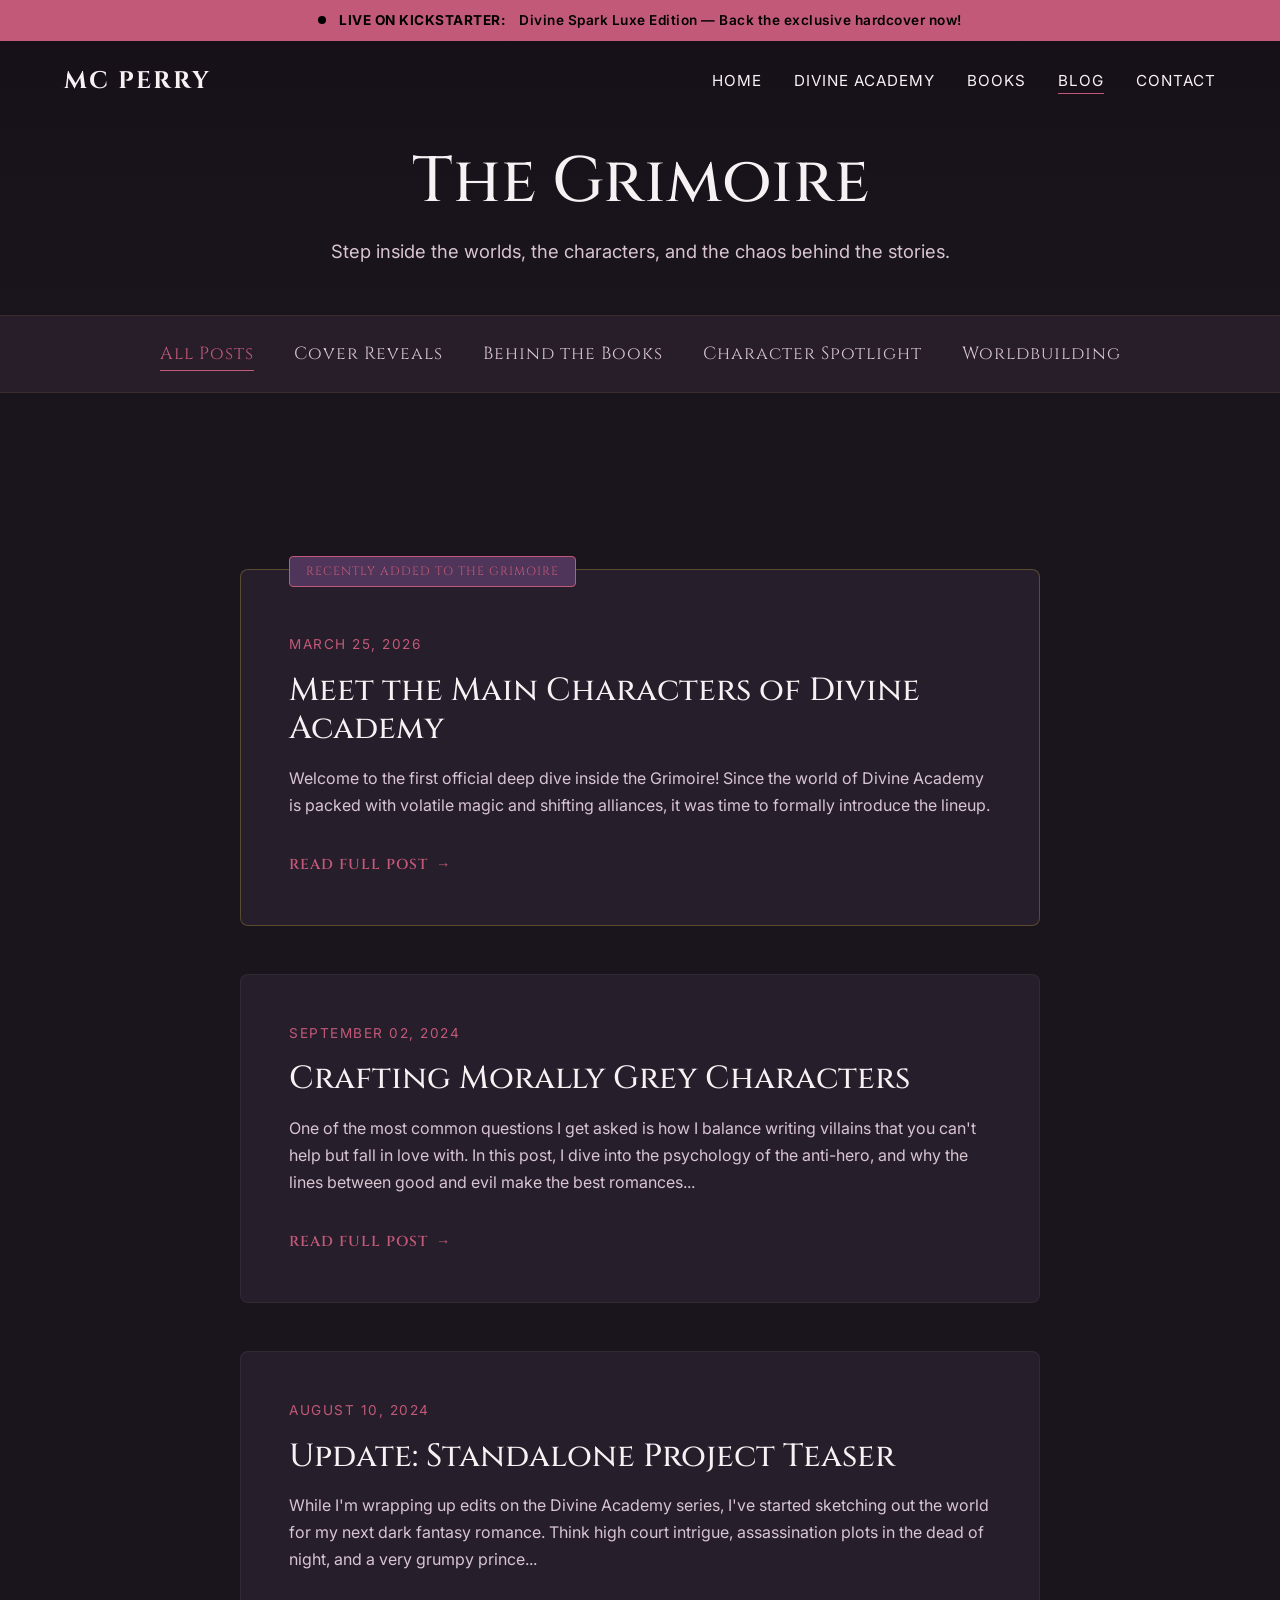
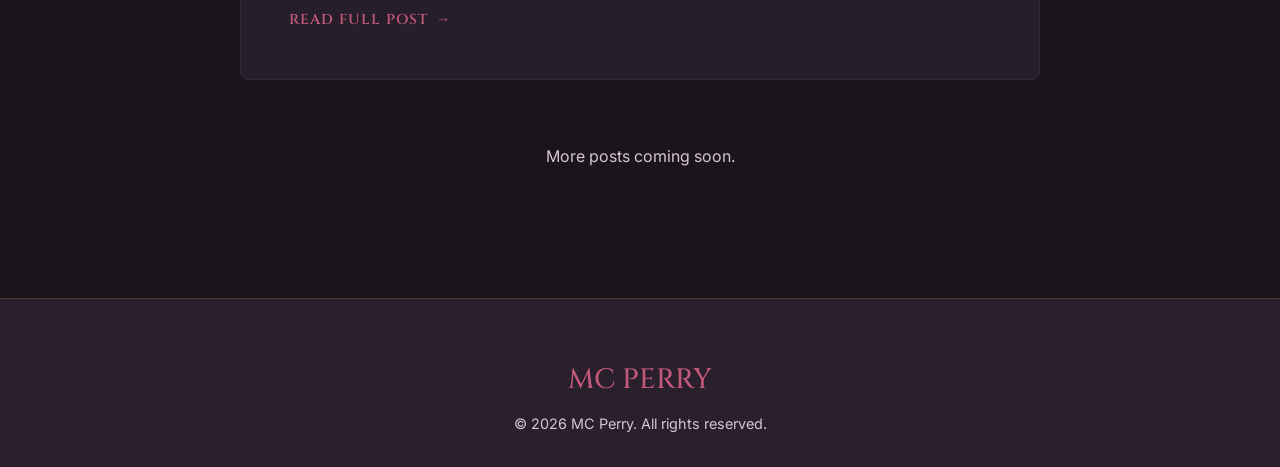
<file: blog.html>
<!DOCTYPE html>
<html lang="en">
<head>
    <meta charset="UTF-8">
    <meta name="viewport" content="width=device-width, initial-scale=1.0">
    <title>Blog | MC Perry</title>
    <script type="application/ld+json">
{
  "@context": "https://schema.org",
  "@graph": [
    {
      "@type": "CollectionPage",
      "@id": "https://mcperrybooks.com/blog#webpage",
      "url": "https://mcperrybooks.com/blog",
      "name": "The Grimoire - Blog by M.C. Perry",
      "isPartOf": {
        "@id": "https://mcperrybooks.com/#website"
      }
    }
  ]
}
</script>
    <meta name="description" content="Author updates, writing journey, and exclusive content from MC Perry.">
    <!-- Replace: Add your actual favicon below -->
    <link rel="icon" href="data:image/svg+xml,<svg xmlns=%22http://www.w3.org/2000/svg%22 viewBox=%220 0 100 100%22><text y=%22.9em%22 font-size=%2290%22>M</text></svg>">
    
    <link rel="stylesheet" href="css/styles.css?v=2.2">
    
    <style>
        .blog-list {
            max-width: 800px;
            margin: 0 auto;
        }
        .article-preview {
            background: var(--bg-panel);
            border: 1px solid rgba(255,255,255,0.05);
            border-radius: var(--border-radius-md);
            padding: 3rem;
            margin-bottom: 3rem;
            transition: transform var(--transition-smooth), border-color var(--transition-fast);
        }
        .article-preview:hover {
            border-color: rgba(212, 175, 55, 0.2);
            transform: translateY(-2px);
        }
        .article-date {
            color: var(--accent-gold);
            font-size: 0.85rem;
            text-transform: uppercase;
            letter-spacing: 1.5px;
            margin-bottom: 1rem;
            display: block;
        }
        .article-title {
            font-family: var(--font-heading);
            font-size: 2rem;
            margin-bottom: 1rem;
        }
        .article-title a {
            color: var(--text-primary);
        }
        .article-title a:hover {
            color: var(--accent-gold);
        }
        .article-excerpt {
            color: var(--text-muted);
            line-height: 1.7;
            margin-bottom: 2rem;
        }
        .read-more {
            font-family: var(--font-heading);
            color: var(--accent-gold);
            text-transform: uppercase;
            letter-spacing: 1px;
            font-size: 0.9rem;
            font-weight: 600;
            display: inline-flex;
            align-items: center;
        }
        .read-more::after {
            content: '→';
            margin-left: 0.5rem;
            transition: transform var(--transition-fast);
        }
        .read-more:hover::after {
            transform: translateX(5px);
        }
    </style>
</head>
<body>

    <!-- Header Navigation -->
    <header>
        <div class="announcement-bar">
            <a href="https://www.kickstarter.com/projects/mcperry/divine-spark-a-why-choose-academy-romantasy-special-edition" target="_blank" rel="noopener noreferrer">
                <span class="pulse-dot"></span>
                <strong>LIVE ON KICKSTARTER:</strong> Divine Spark Luxe Edition — Back the exclusive hardcover now!
            </a>
        </div>
        <div class="container nav-container">
            <div class="logo">
                <a href="/home">MC PERRY</a>
            </div>
            <button class="hamburger" aria-expanded="false" aria-label="Toggle navigation">
                &#9776;
            </button>
            <nav>
                <ul class="nav-links">
                    <li><a href="/home">Home</a></li>
                    <li><a href="/divineacademy">Divine Academy</a></li>
                    <li><a href="/books">Books</a></li>
                    <li><a href="/blog" class="active">Blog</a></li>
                    <li><a href="/contact">Contact</a></li>
                </ul>
            </nav>
        </div>
    </header>

    <!-- Minimal Hero -->
    <section class="hero-minimal" style="min-height: 35vh; padding-top: calc(var(--header-height) + 3rem); padding-bottom: 2rem; background: linear-gradient(to bottom, var(--bg-midnight), var(--bg-dark));">
        <div class="container hero-content" style="margin: 0 auto;">
            <h1 style="font-size: 4rem; margin-bottom: 1rem;">The Grimoire</h1>
            <p style="font-size: 1.15rem; color: var(--text-muted); max-width: 750px; margin: 0 auto; line-height: 1.6;">
                Step inside the worlds, the characters, and the chaos behind the stories.
            </p>
        </div>
    </section>

    <!-- Category Navigation -->
    <div style="background-color: var(--bg-panel); border-top: 1px solid rgba(212, 175, 55, 0.1); border-bottom: 1px solid rgba(212, 175, 55, 0.1); padding: 1.5rem 0; margin-bottom: 3rem;">
        <div class="container text-center">
            <ul style="list-style: none; display: flex; flex-wrap: wrap; justify-content: center; gap: 2.5rem; margin: 0; padding: 0;">
                <li><a href="#" style="color: var(--accent-gold); font-family: var(--font-heading); text-decoration: none; font-size: 1.1rem; letter-spacing: 1px; border-bottom: 1px solid var(--accent-gold); padding-bottom: 4px;">All Posts</a></li>
                <li><a href="#" style="color: var(--text-muted); font-family: var(--font-heading); text-decoration: none; font-size: 1.1rem; letter-spacing: 1px; transition: color var(--transition-short);" onmouseover="this.style.color='var(--accent-gold)'" onmouseout="this.style.color='var(--text-muted)'">Cover Reveals</a></li>
                <li><a href="#" style="color: var(--text-muted); font-family: var(--font-heading); text-decoration: none; font-size: 1.1rem; letter-spacing: 1px; transition: color var(--transition-short);" onmouseover="this.style.color='var(--accent-gold)'" onmouseout="this.style.color='var(--text-muted)'">Behind the Books</a></li>
                <li><a href="#" style="color: var(--text-muted); font-family: var(--font-heading); text-decoration: none; font-size: 1.1rem; letter-spacing: 1px; transition: color var(--transition-short);" onmouseover="this.style.color='var(--accent-gold)'" onmouseout="this.style.color='var(--text-muted)'">Character Spotlight</a></li>
                <li><a href="#" style="color: var(--text-muted); font-family: var(--font-heading); text-decoration: none; font-size: 1.1rem; letter-spacing: 1px; transition: color var(--transition-short);" onmouseover="this.style.color='var(--accent-gold)'" onmouseout="this.style.color='var(--text-muted)'">Worldbuilding</a></li>
            </ul>
        </div>
    </div>

    <!-- Blog Listing Section -->
    <section class="section-padding">
        <div class="container blog-list">
            
            <!-- Article 1 -->
            <article class="article-preview" style="position: relative; border-color: rgba(212, 175, 55, 0.3);">
                <div style="position: absolute; top: -14px; left: 3rem; background-color: var(--bg-deep-plum); padding: 0.3rem 1rem; border: 1px solid var(--accent-gold); border-radius: var(--border-radius-sm); font-size: 0.75rem; color: var(--accent-gold); font-family: var(--font-heading); text-transform: uppercase; letter-spacing: 1px;">Recently Added to the Grimoire</div>
                <span class="article-date" style="margin-top: 1rem;">March 25, 2026</span>
                <h2 class="article-title"><a href="/meet-the-characters-of-divine-academy">Meet the Main Characters of Divine Academy</a></h2>
                <p class="article-excerpt">
                    Welcome to the first official deep dive inside the Grimoire! Since the world of Divine Academy is packed with volatile magic and shifting alliances, it was time to formally introduce the lineup.
                </p>
                <a href="/meet-the-characters-of-divine-academy" class="read-more">Read Full Post</a>
            </article>

            <!-- Article 2 -->
            <article class="article-preview">
                <span class="article-date">September 02, 2024</span>
                <h2 class="article-title"><a href="#">Crafting Morally Grey Characters</a></h2>
                <p class="article-excerpt">
                    One of the most common questions I get asked is how I balance writing villains that you can't help but fall in love with. In this post, I dive into the psychology of the anti-hero, and why the lines between good and evil make the best romances...
                </p>
                <a href="#" class="read-more">Read Full Post</a>
            </article>

            <!-- Article 3 -->
            <article class="article-preview">
                <span class="article-date">August 10, 2024</span>
                <h2 class="article-title"><a href="#">Update: Standalone Project Teaser</a></h2>
                <p class="article-excerpt">
                    While I'm wrapping up edits on the Divine Academy series, I've started sketching out the world for my next dark fantasy romance. Think high court intrigue, assassination plots in the dead of night, and a very grumpy prince...
                </p>
                <a href="#" class="read-more">Read Full Post</a>
            </article>
            
            <div class="text-center" style="margin-top: 4rem;">
                <p style="color: var(--text-muted);">More posts coming soon.</p>
            </div>

        </div>
    </section>

    <!-- Footer -->
    <footer>
        <div class="container text-center">
            <h3 style="font-family: var(--font-heading); color: var(--accent-gold); margin-bottom: 1rem;">MC PERRY</h3>
            <p style="color: var(--text-muted); font-size: 0.9rem;">&copy; <script>document.write(new Date().getFullYear())</script> MC Perry. All rights reserved.</p>
        </div>
    </footer>

    <script src="js/main.js"></script>
</body>
</html>
</file>
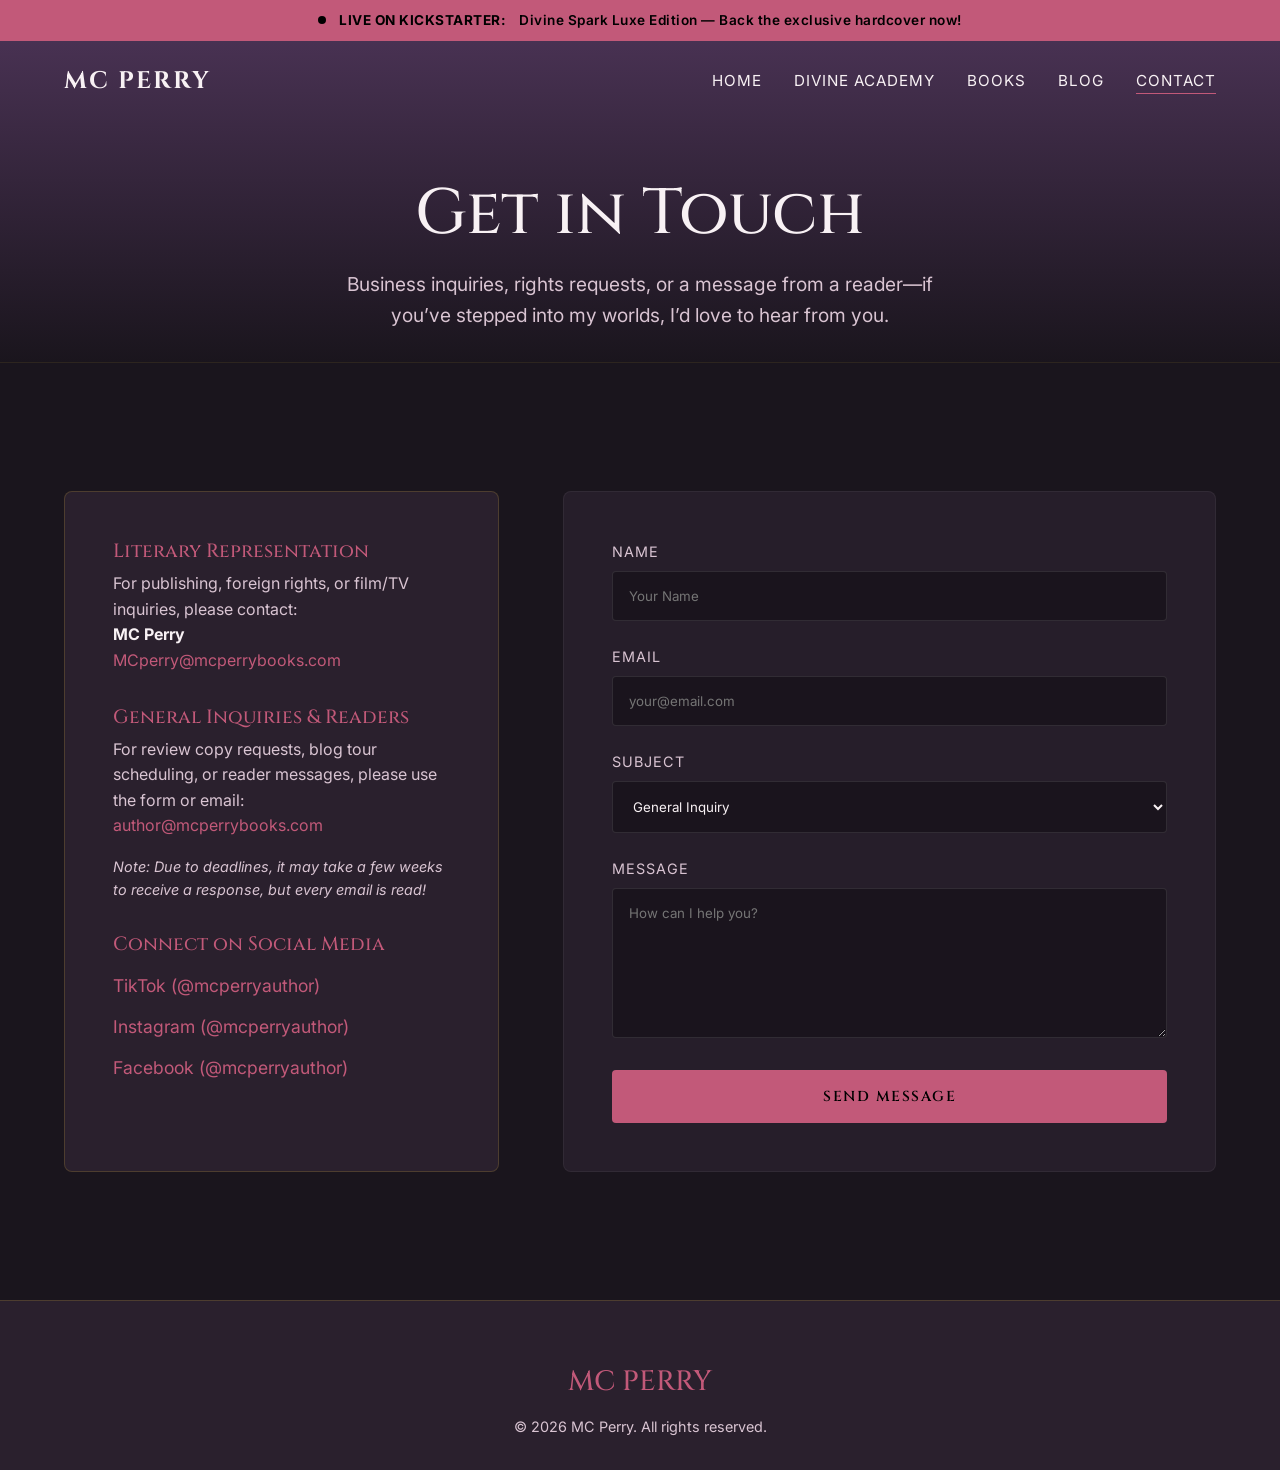
<file: contact.html>
<!DOCTYPE html>
<html lang="en">
<head>
    <meta charset="UTF-8">
    <meta name="viewport" content="width=device-width, initial-scale=1.0">
    <title>Contact | MC Perry</title>
    <script type="application/ld+json">
{
  "@context": "https://schema.org",
  "@graph": [
    {
      "@type": "ContactPage",
      "@id": "https://mcperrybooks.com/contact#webpage",
      "url": "https://mcperrybooks.com/contact",
      "name": "Contact M.C. Perry",
      "isPartOf": {
        "@id": "https://mcperrybooks.com/#website"
      }
    }
  ]
}
</script>
    <meta name="description" content="Get in touch with MC Perry for business inquiries, rights requests, or reader messages.">
    <!-- Replace: Add your actual favicon below -->
    <link rel="icon" href="data:image/svg+xml,<svg xmlns=%22http://www.w3.org/2000/svg%22 viewBox=%220 0 100 100%22><text y=%22.9em%22 font-size=%2290%22>M</text></svg>">
    
    <link rel="stylesheet" href="css/styles.css?v=2.2">
    
    <style>
        .contact-grid {
            display: grid;
            grid-template-columns: 1fr 1.5fr;
            gap: 4rem;
        }
        
        @media (max-width: 900px) {
            .contact-grid {
                grid-template-columns: 1fr;
            }
        }
        
        .contact-info {
            background: var(--bg-charcoal);
            padding: 3rem;
            border-radius: var(--border-radius-md);
            border: 1px solid rgba(212,175,55,0.2);
        }
        
        .contact-form {
            background: var(--bg-panel);
            padding: 3rem;
            border-radius: var(--border-radius-md);
            border: 1px solid rgba(255,255,255,0.05);
        }
        
        .form-group {
            margin-bottom: 1.5rem;
        }
        
        .form-group label {
            display: block;
            margin-bottom: 0.5rem;
            color: var(--text-muted);
            font-size: 0.9rem;
            text-transform: uppercase;
            letter-spacing: 1px;
        }
        
        .form-control {
            width: 100%;
            padding: 1rem;
            background: rgba(0,0,0,0.3);
            border: 1px solid rgba(255,255,255,0.1);
            border-radius: var(--border-radius-sm);
            color: var(--text-primary);
            font-family: var(--font-body);
            transition: border-color var(--transition-fast);
        }
        
        .form-control:focus {
            outline: none;
            border-color: var(--accent-gold);
        }
        
        textarea.form-control {
            resize: vertical;
            min-height: 150px;
        }
        
        .contact-method {
            margin-bottom: 2rem;
        }
        
        .contact-method h3 {
            font-size: 1.2rem;
            color: var(--accent-gold);
            margin-bottom: 0.5rem;
        }
    </style>
</head>
<body>

    <!-- Header Navigation -->
    <header>
        <div class="announcement-bar">
            <a href="https://www.kickstarter.com/projects/mcperry/divine-spark-a-why-choose-academy-romantasy-special-edition" target="_blank" rel="noopener noreferrer">
                <span class="pulse-dot"></span>
                <strong>LIVE ON KICKSTARTER:</strong> Divine Spark Luxe Edition — Back the exclusive hardcover now!
            </a>
        </div>
        <div class="container nav-container">
            <div class="logo">
                <a href="/home">MC PERRY</a>
            </div>
            <button class="hamburger" aria-expanded="false" aria-label="Toggle navigation">
                &#9776;
            </button>
            <nav>
                <ul class="nav-links">
                    <li><a href="/home">Home</a></li>
                    <li><a href="/divineacademy">Divine Academy</a></li>
                    <li><a href="/books">Books</a></li>
                    <li><a href="/blog">Blog</a></li>
                    <li><a href="/contact" class="active">Contact</a></li>
                </ul>
            </nav>
        </div>
    </header>

    <!-- Minimal Hero -->
    <section class="hero-minimal" style="min-height: 40vh; padding-top: calc(var(--header-height) + 6rem); padding-bottom: 2rem;">
        <div class="container hero-content" style="margin: 0 auto; text-align: center;">
            <h1 style="font-size: 4rem;">Get in Touch</h1>
            <p style="font-size: 1.2rem; color: var(--text-muted); max-width: 600px; margin: 0 auto;">
                Business inquiries, rights requests, or a message from a reader—if you’ve stepped into my worlds, I’d love to hear from you.
            </p>
        </div>
    </section>

    <!-- Contact Section -->
    <section class="section-padding">
        <div class="container contact-grid">
            
            <!-- Contact Info -->
            <div class="contact-info">
                <div class="contact-method">
                    <h3>Literary Representation</h3>
                    <p style="color: var(--text-muted);">
                        For publishing, foreign rights, or film/TV inquiries, please contact:
                        <br><strong style="color: var(--text-primary);">MC Perry</strong>
                        <br><a href="mailto:MCperry@mcperrybooks.com">MCperry@mcperrybooks.com</a>
                    </p>
                </div>
                
                <div class="contact-method">
                    <h3>General Inquiries & Readers</h3>
                    <p style="color: var(--text-muted);">
                        For review copy requests, blog tour scheduling, or reader messages, please use the form or email:
                        <br><a href="mailto:author@mcperrybooks.com">author@mcperrybooks.com</a>
                    </p>
                    <p style="color: var(--text-muted); margin-top: 1rem; font-size: 0.9rem;">
                        <em>Note: Due to deadlines, it may take a few weeks to receive a response, but every email is read!</em>
                    </p>
                </div>
                
                <div class="contact-method">
                    <h3>Connect on Social Media</h3>
                    <div class="social-links" style="margin-top: 1rem; display: flex; flex-direction: column; gap: 0.8rem;">
                        <a href="https://www.tiktok.com/@mcperryauthor" target="_blank" rel="noopener noreferrer" style="color: var(--accent-gold); text-decoration: none; font-size: 1.1rem; transition: color var(--transition-fast);" onmouseover="this.style.color='var(--text-primary)'" onmouseout="this.style.color='var(--accent-gold)'">TikTok (@mcperryauthor)</a>
                        <a href="https://www.instagram.com/mcperryauthor/" target="_blank" rel="noopener noreferrer" style="color: var(--accent-gold); text-decoration: none; font-size: 1.1rem; transition: color var(--transition-fast);" onmouseover="this.style.color='var(--text-primary)'" onmouseout="this.style.color='var(--accent-gold)'">Instagram (@mcperryauthor)</a>
                        <a href="https://www.facebook.com/mcperryauthor/" target="_blank" rel="noopener noreferrer" style="color: var(--accent-gold); text-decoration: none; font-size: 1.1rem; transition: color var(--transition-fast);" onmouseover="this.style.color='var(--text-primary)'" onmouseout="this.style.color='var(--accent-gold)'">Facebook (@mcperryauthor)</a>
                    </div>
                </div>
            </div>
            
            <!-- Contact Form -->
            <div class="contact-form">
                <!-- Using FormSubmit to route emails directly to MC Perry -->
                <form action="https://formsubmit.co/MCperry@mcperrybooks.com" method="POST">
                    <div class="form-group">
                        <label for="name">Name</label>
                        <input type="text" id="name" name="name" class="form-control" required placeholder="Your Name">
                    </div>
                    
                    <div class="form-group">
                        <label for="email">Email</label>
                        <input type="email" id="email" name="email" class="form-control" required placeholder="your@email.com">
                    </div>
                    
                    <div class="form-group">
                        <label for="subject">Subject</label>
                        <select id="subject" name="subject" class="form-control">
                            <option value="General Inquiry">General Inquiry</option>
                            <option value="Reader Message">Reader Message</option>
                            <option value="Review Copy Request">Review Copy Request / ARC</option>
                            <option value="Business Inquiry">Business / Event Inquiry</option>
                        </select>
                    </div>
                    
                    <div class="form-group">
                        <label for="message">Message</label>
                        <textarea id="message" name="message" class="form-control" required placeholder="How can I help you?"></textarea>
                    </div>
                    
                    <button type="submit" class="btn btn-primary" style="width: 100%;">Send Message</button>
                </form>
            </div>
            
        </div>
    </section>

    <!-- Footer -->
    <footer>
        <div class="container text-center">
            <h3 style="font-family: var(--font-heading); color: var(--accent-gold); margin-bottom: 1rem;">MC PERRY</h3>
            <p style="color: var(--text-muted); font-size: 0.9rem;">&copy; <script>document.write(new Date().getFullYear())</script> MC Perry. All rights reserved.</p>
        </div>
    </footer>

    <script src="js/main.js"></script>
</body>
</html>
</file>
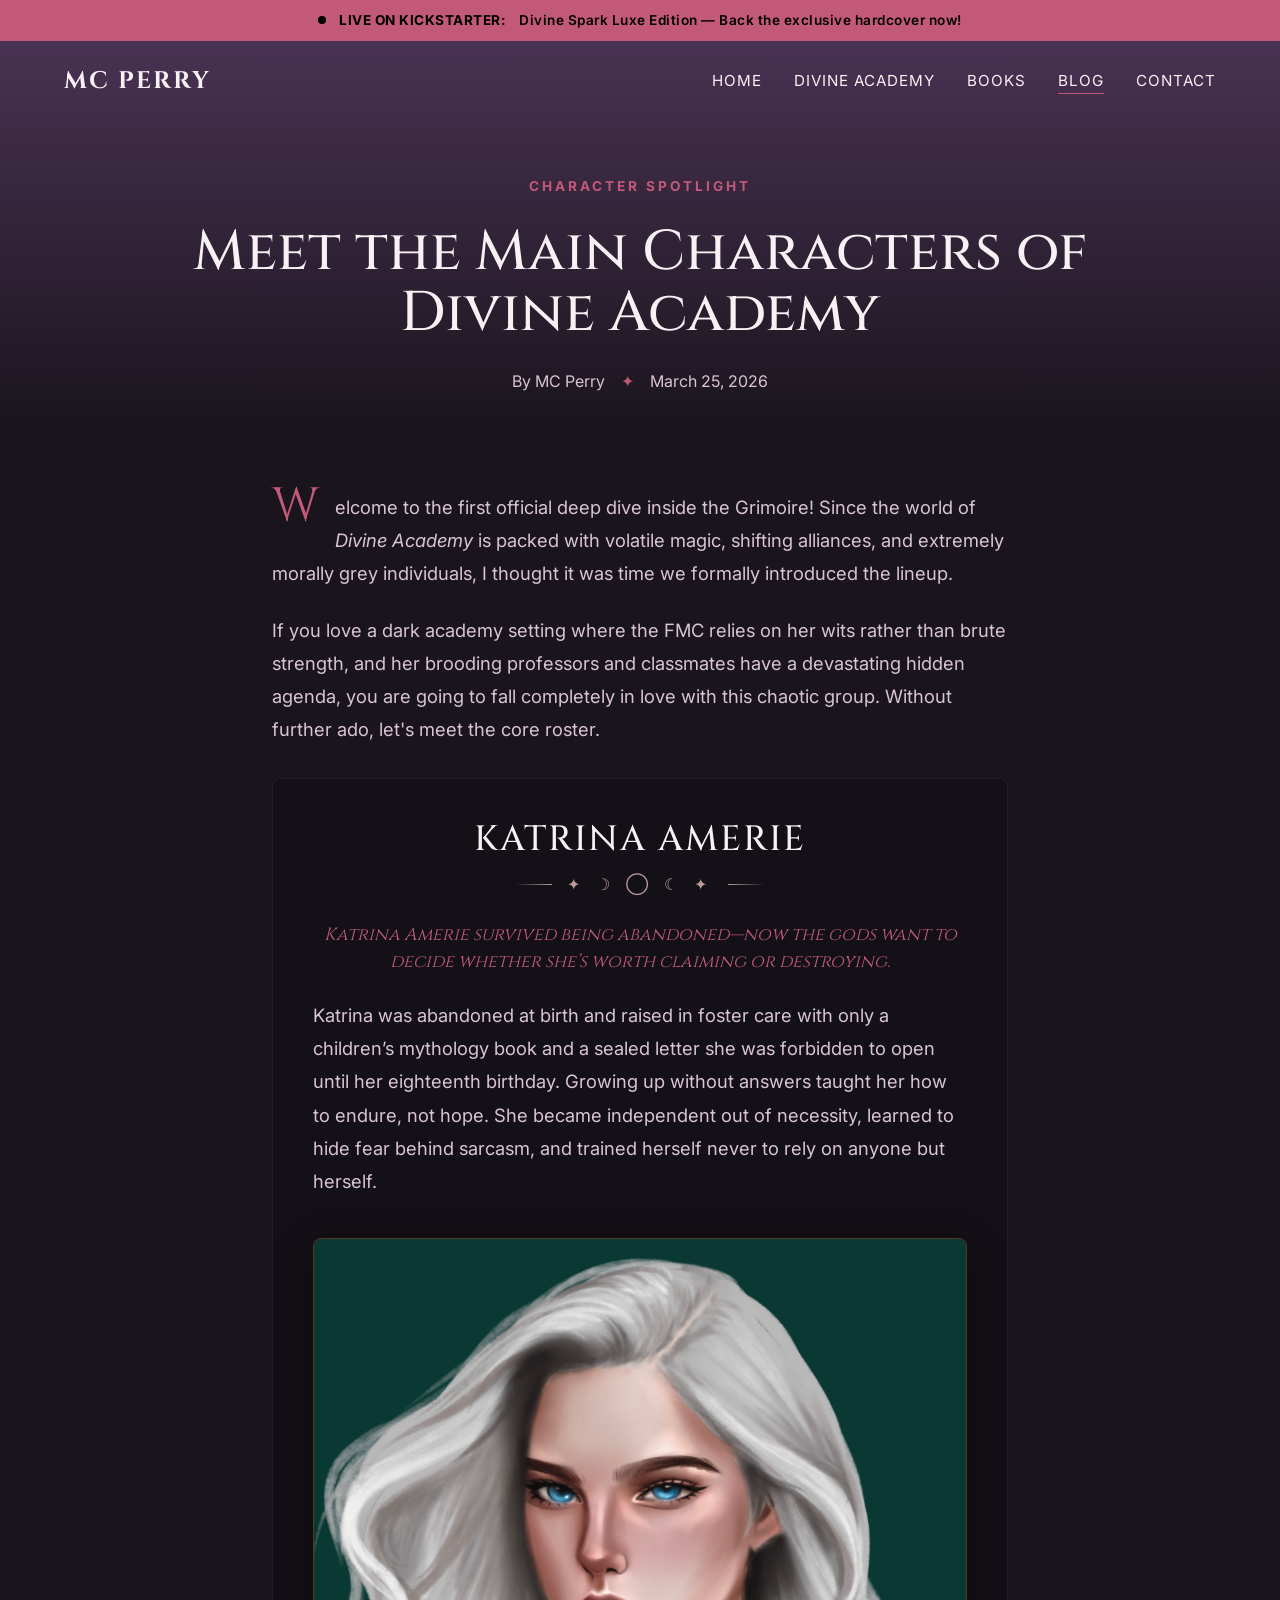
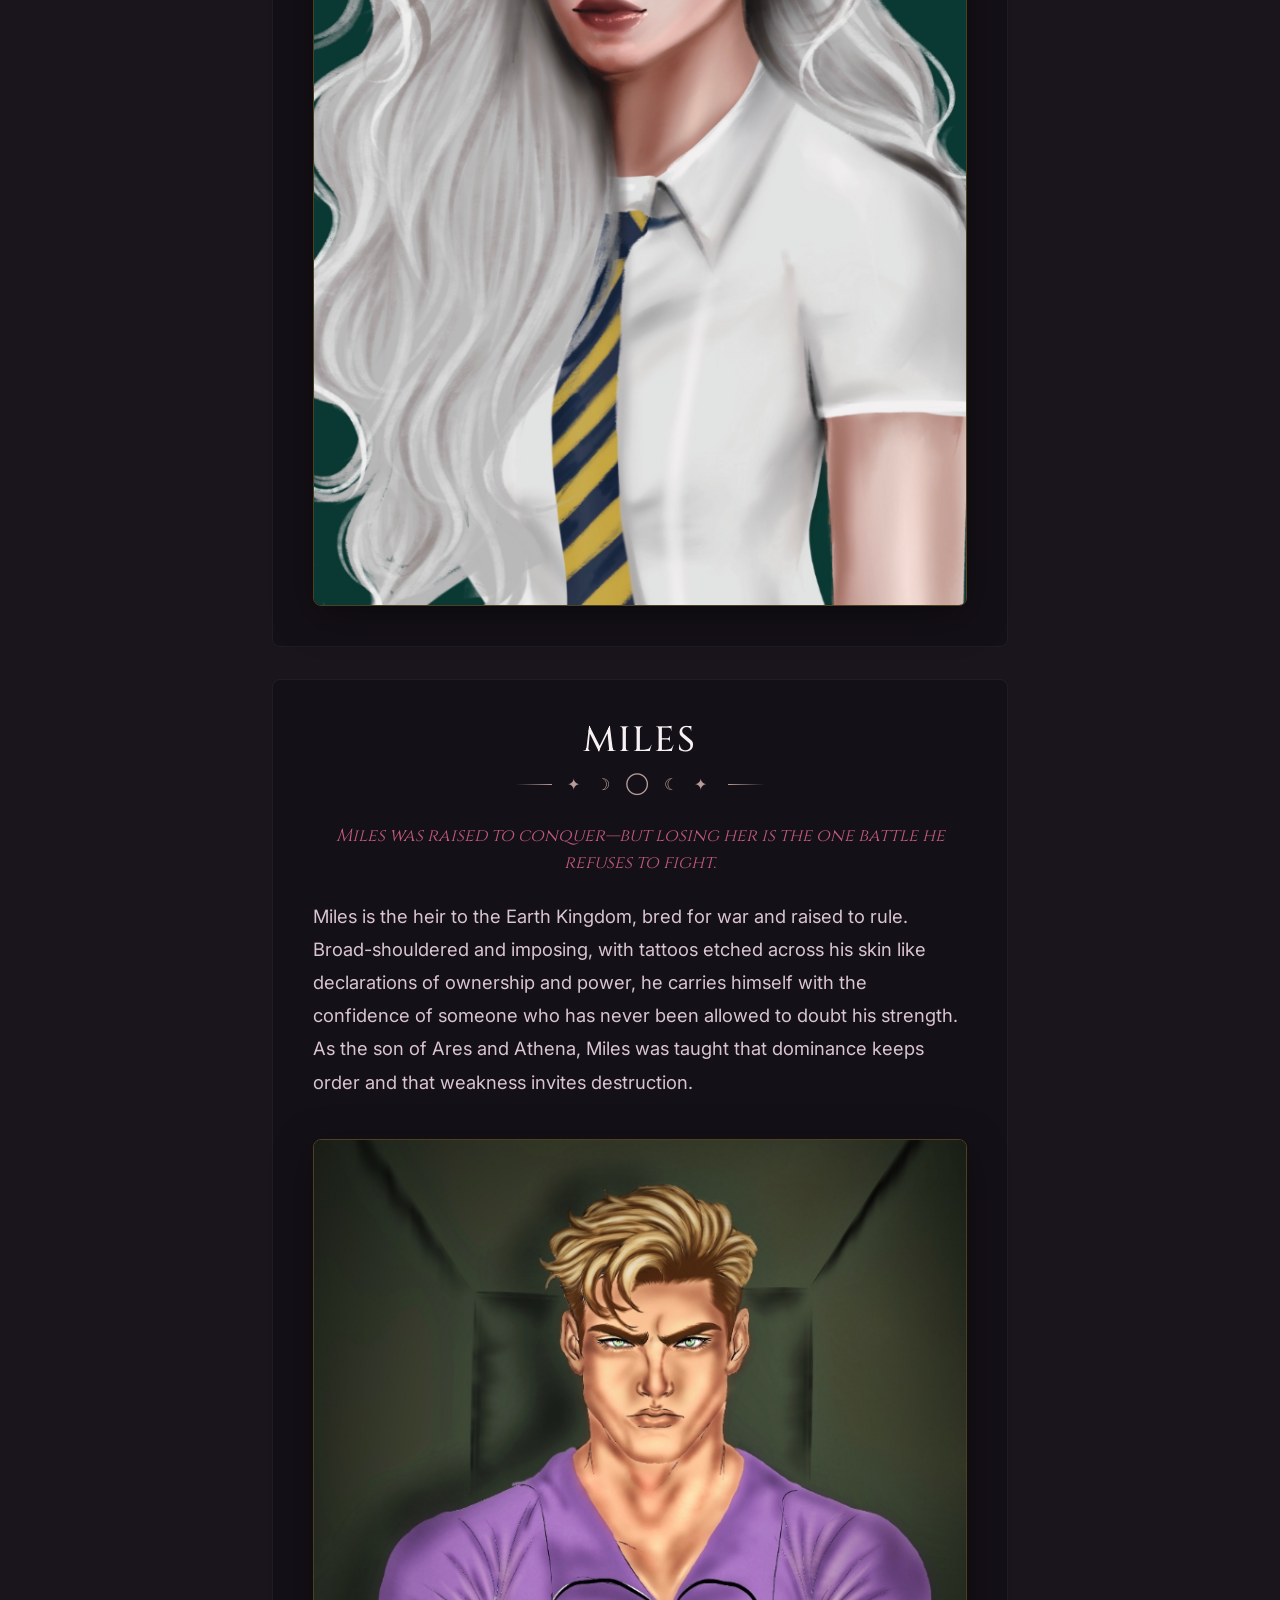
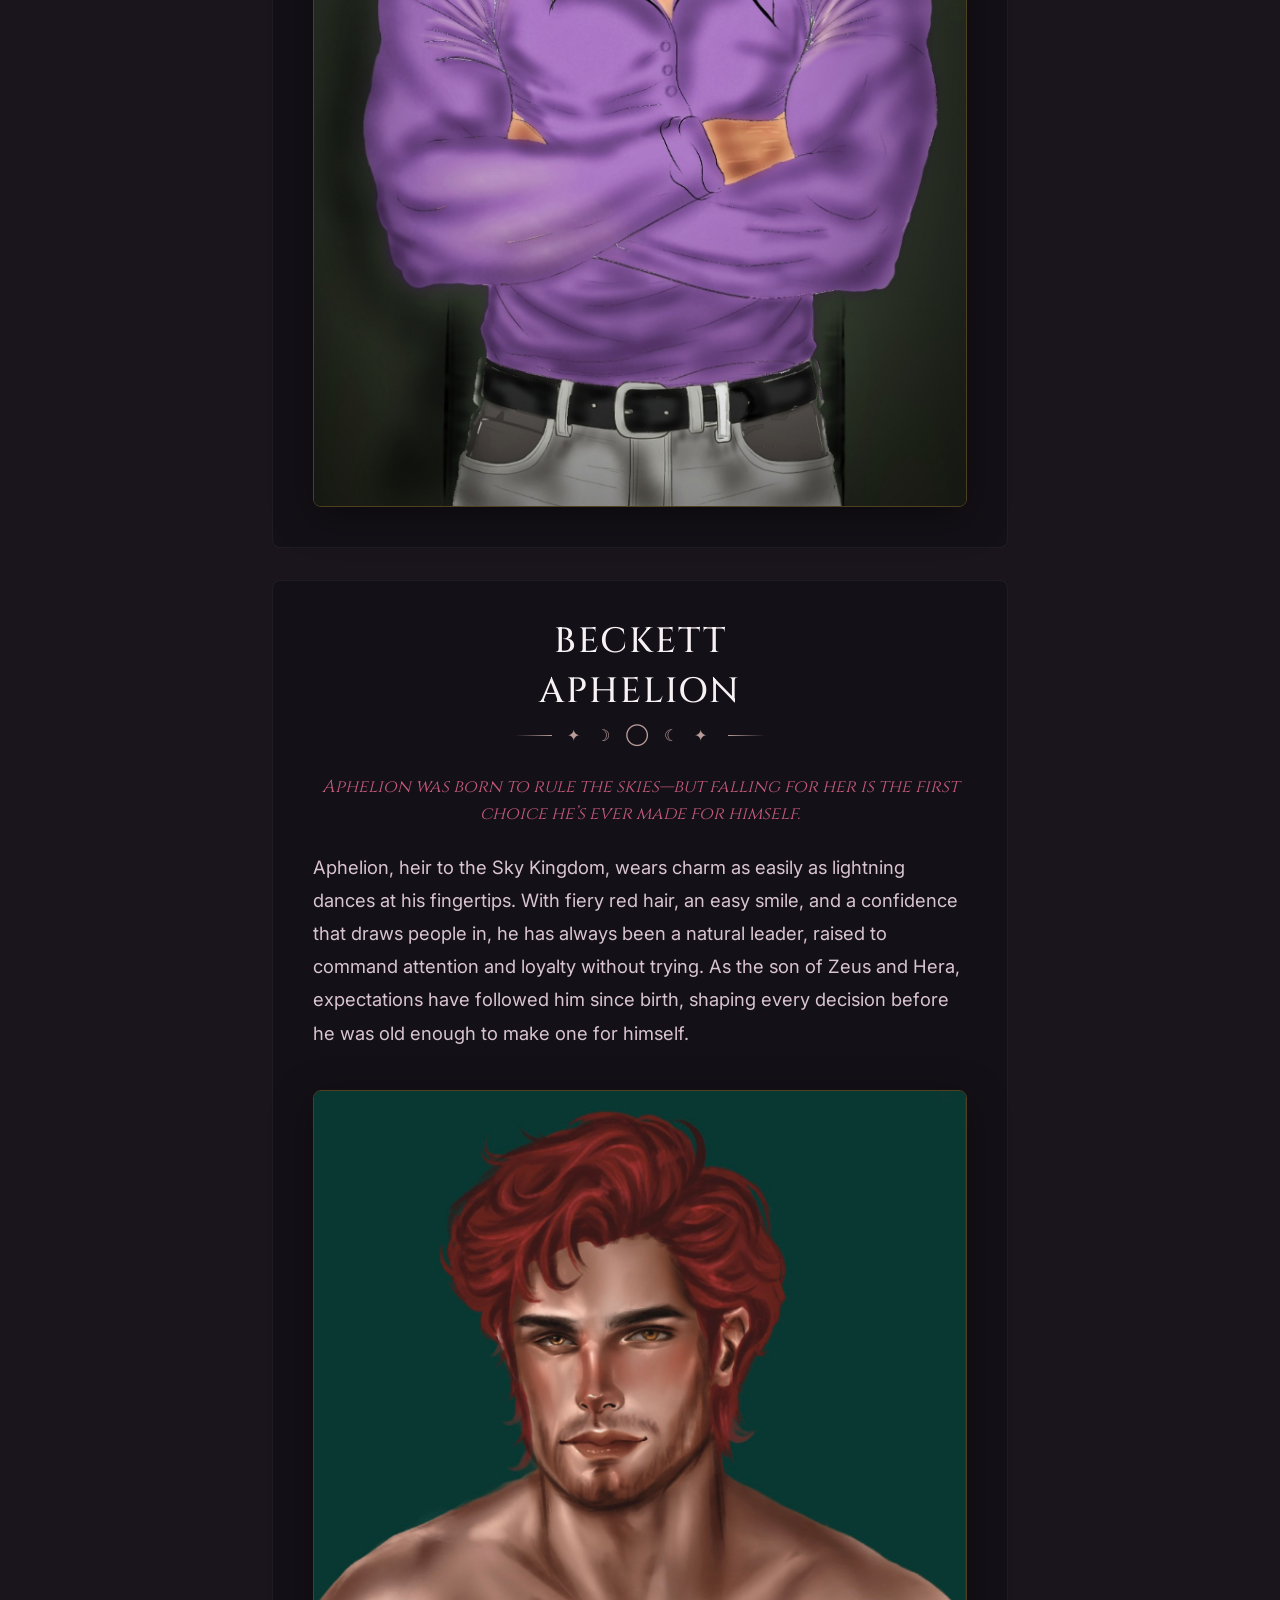
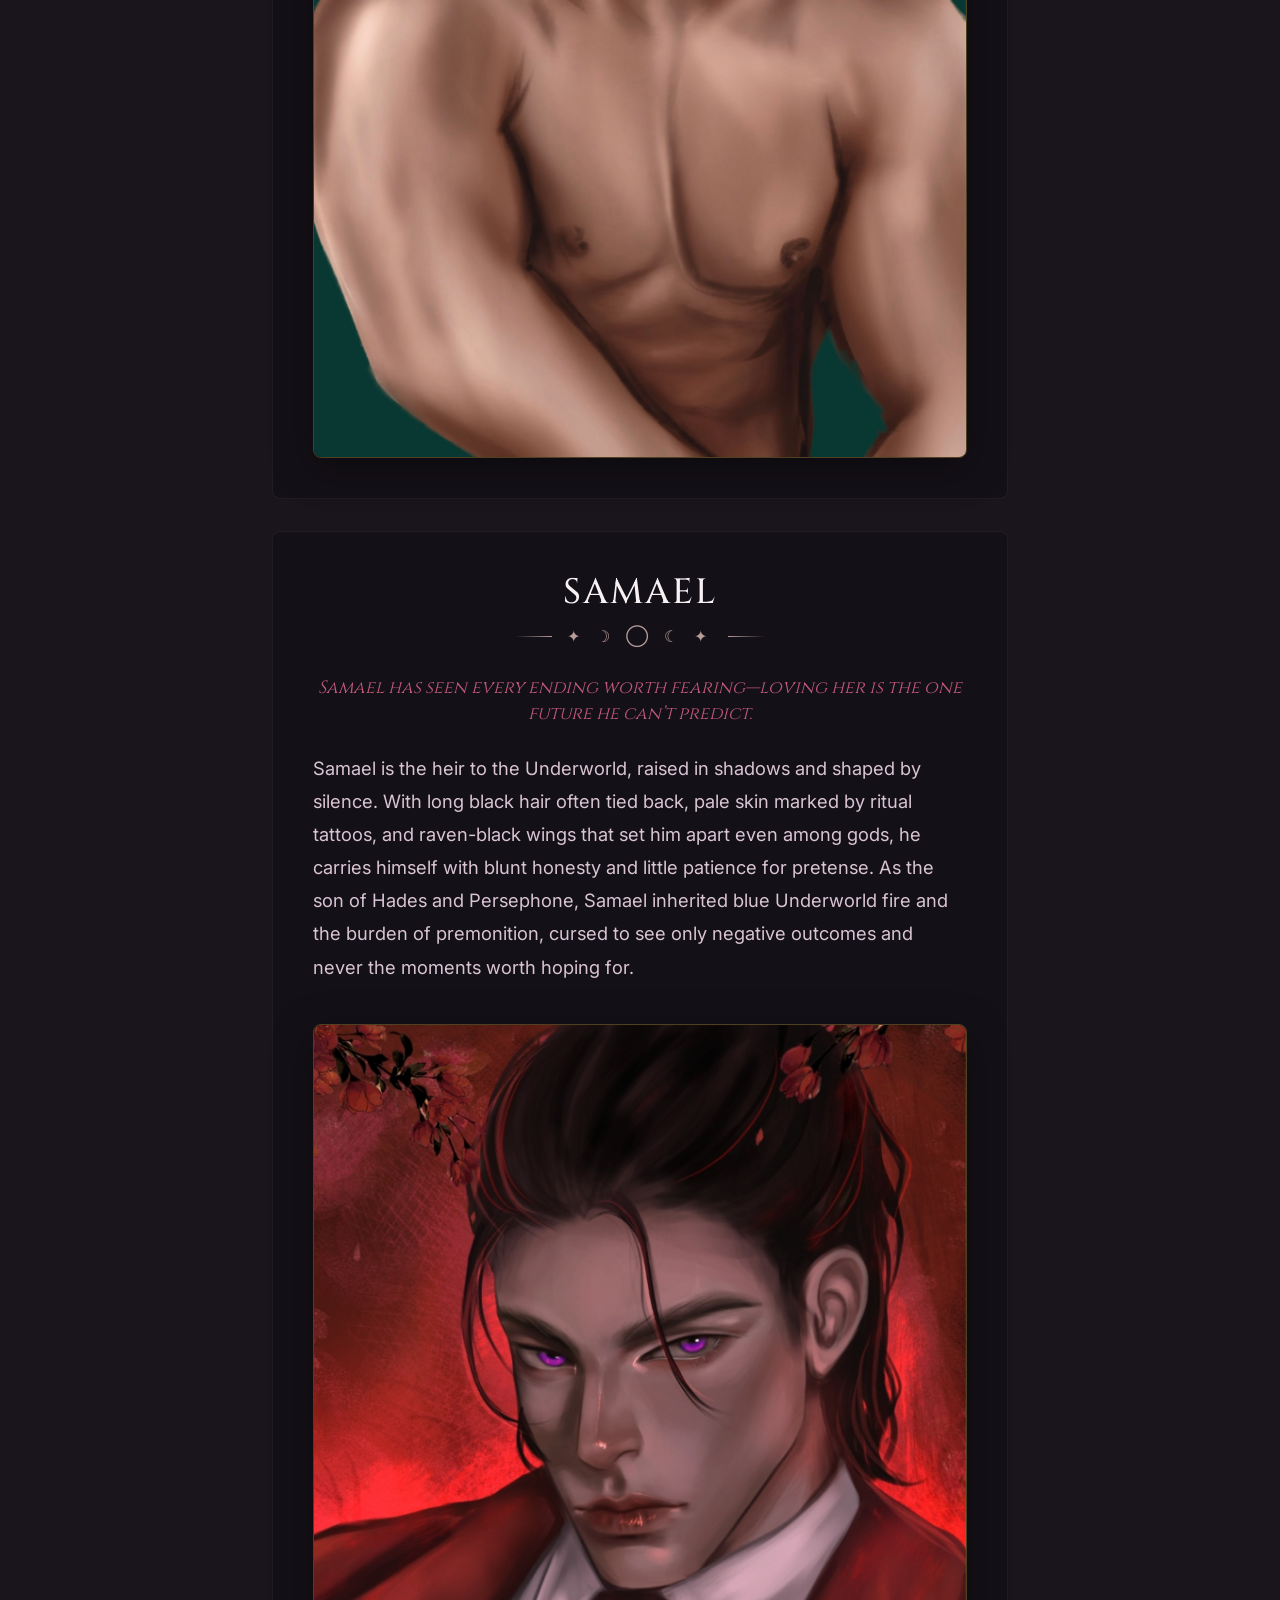
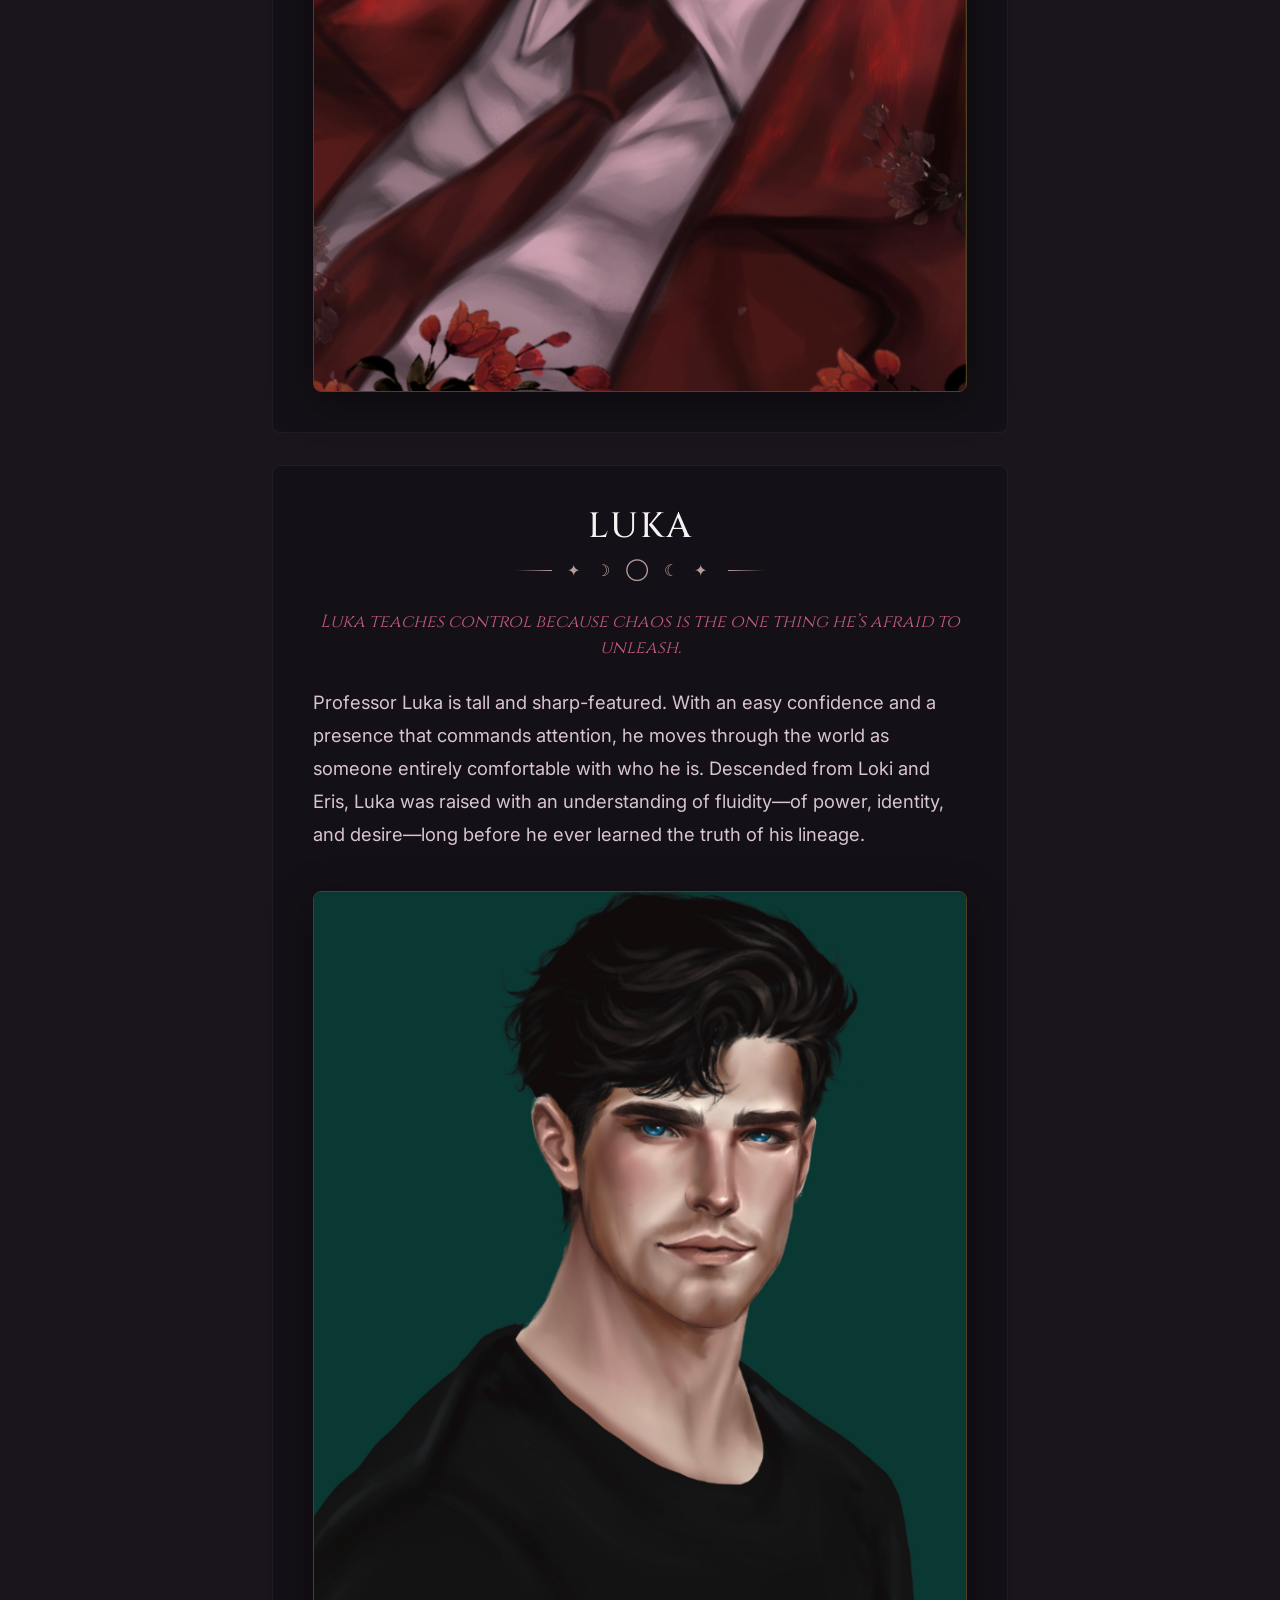
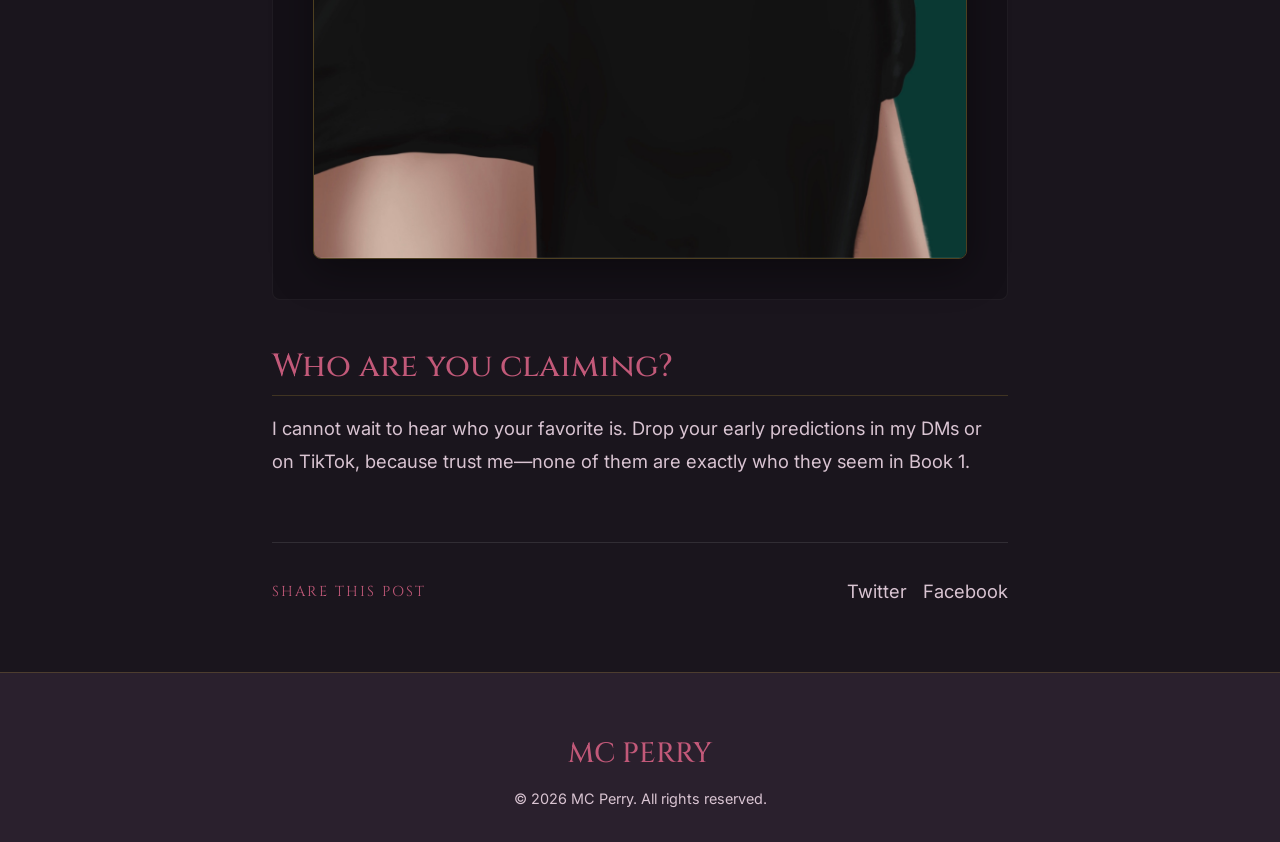
<file: meet-the-characters-of-divine-academy.html>
<!DOCTYPE html>
<html lang="en">
<head>
    <meta charset="UTF-8">
    <meta name="viewport" content="width=device-width, initial-scale=1.0">
    <title>Meet the Main Characters of Divine Academy | MC Perry</title>
    <!-- Open Graph for Social Media -->
    <meta property="og:title" content="Meet the Main Characters of Divine Academy">
    <meta property="og:type" content="article">
    <meta property="og:url" content="https://mcperrybooks.com/meet-the-characters-of-divine-academy">
    <meta property="og:image" content="https://mcperrybooks.com/assets/images/Author_OG.jpeg">
    <meta property="og:description" content="Step inside the halls of Divine Academy and get a closer look at the gods and mortals ruling the curriculum.">
    
    <meta name="description" content="Step inside the halls of Divine Academy and get a closer look at the gods and mortals ruling the curriculum.">
    <link rel="icon" href="data:image/svg+xml,<svg xmlns=%22http://www.w3.org/2000/svg%22 viewBox=%220 0 100 100%22><text y=%22.9em%22 font-size=%2290%22>M</text></svg>">
    
    <link rel="stylesheet" href="css/styles.css?v=2.2">
    
    <style>
        .article-container {
            max-width: 800px;
            margin: 0 auto;
            padding: 4rem 2rem;
        }
        .article-content {
            font-size: 1.15rem;
            line-height: 1.8;
            color: var(--text-muted);
        }
        .article-content h2 {
            color: var(--accent-gold);
            font-size: 2rem;
            margin: 3rem 0 1rem;
            font-family: var(--font-heading);
            border-bottom: 1px solid rgba(212, 175, 55, 0.2);
            padding-bottom: 0.5rem;
        }
        .article-content p {
            margin-bottom: 1.5rem;
        }
        .character-card {
            background: rgba(0, 0, 0, 0.2);
            border: 1px solid rgba(255, 255, 255, 0.05);
            border-radius: var(--border-radius-md);
            padding: 2.5rem;
            margin: 2rem 0;
            text-align: center;
        }
        .character-card img.full-art {
            width: 100%;
            height: auto;
            border-radius: var(--border-radius-md);
            border: 1px solid rgba(212, 175, 55, 0.3);
            margin-top: 2.5rem;
            display: block;
            box-shadow: 0 10px 40px rgba(0,0,0,0.4);
        }
        .character-card img.name-banner {
            width: 100%;
            max-width: 380px;
            height: auto;
            margin: 0.5rem auto 1.5rem;
            display: block;
        }
        .character-card h3 {
            font-family: var(--font-heading);
            font-size: 1.8rem;
            color: var(--text-primary);
            margin-bottom: 0.5rem;
        }
        .char-pronouns {
            color: #c25979;
            font-size: 0.9rem;
            letter-spacing: 2px;
            text-transform: uppercase;
            display: block;
            margin-bottom: 1.5rem;
        }
    </style>
</head>
<body>

    <!-- Header Navigation -->
    <header>
        <div class="announcement-bar">
            <a href="https://www.kickstarter.com/projects/mcperry/divine-spark-a-why-choose-academy-romantasy-special-edition" target="_blank" rel="noopener noreferrer">
                <span class="pulse-dot"></span>
                <strong>LIVE ON KICKSTARTER:</strong> Divine Spark Luxe Edition — Back the exclusive hardcover now!
            </a>
        </div>
        <div class="container nav-container">
            <div class="logo">
                <a href="/home">MC PERRY</a>
            </div>
            <button class="hamburger" aria-expanded="false" aria-label="Toggle navigation">
                &#9776;
            </button>
            <nav>
                <ul class="nav-links">
                    <li><a href="/home">Home</a></li>
                    <li><a href="/divineacademy">Divine Academy</a></li>
                    <li><a href="/books">Books</a></li>
                    <li><a href="/blog" class="active">Blog</a></li>
                    <li><a href="/contact">Contact</a></li>
                </ul>
            </nav>
        </div>
    </header>

    <!-- Minimal Article Hero -->
    <section class="hero-minimal" style="min-height: 40vh; padding-top: calc(var(--header-height) + 6rem); padding-bottom: 2rem; background: linear-gradient(to bottom, var(--bg-deep-plum), var(--bg-dark));">
        <div class="container hero-content" style="margin: 0 auto; text-align: center; max-width: 900px;">
            <span style="color: var(--accent-gold); text-transform: uppercase; letter-spacing: 3px; font-weight: bold; font-size: 0.85rem; display: block; margin-bottom: 1.5rem;">Character Spotlight</span>
            <h1 style="font-size: 3.5rem; margin-bottom: 1.5rem; line-height: 1.1;">Meet the Main Characters of Divine Academy</h1>
            <p style="font-size: 1rem; color: var(--text-muted); display: flex; justify-content: center; gap: 1rem; align-items: center;">
                <span>By MC Perry</span>
                <span style="color: var(--accent-gold);">✦</span>
                <span>March 25, 2026</span>
            </p>
        </div>
    </section>

    <!-- Article Body -->
    <article class="article-container">
        <div class="article-content">
            <p><span style="font-size: 3rem; float: left; margin-top: -0.5rem; margin-right: 1rem; color: var(--accent-gold); font-family: var(--font-heading); line-height: 1;">W</span>elcome to the first official deep dive inside the Grimoire! Since the world of <em>Divine Academy</em> is packed with volatile magic, shifting alliances, and extremely morally grey individuals, I thought it was time we formally introduced the lineup.</p>
            
            <p>If you love a dark academy setting where the FMC relies on her wits rather than brute strength, and her brooding professors and classmates have a devastating hidden agenda, you are going to fall completely in love with this chaotic group. Without further ado, let's meet the core roster.</p>
            
            <!-- Character 1 -->
            <div class="character-card">
                <h3 style="font-size: 2.2rem; margin-bottom: 0.5rem; letter-spacing: 2px; text-transform: uppercase;">Katrina Amerie</h3>
                <div style="display: flex; align-items: center; justify-content: center; margin: 0 auto 1.5rem; opacity: 0.8; max-width: 250px;">
                    <div style="height: 1px; flex-grow: 1; background: linear-gradient(to right, transparent, #e0bfb8);"></div>
                    <span style="color: #e0bfb8; margin: 0 15px; font-size: 1rem; letter-spacing: 6px;">✦ ☽ ◯ ☾ ✦</span>
                    <div style="height: 1px; flex-grow: 1; background: linear-gradient(to left, transparent, #e0bfb8);"></div>
                </div>
                <h4 style="color: var(--accent-gold); font-size: 1.1rem; font-style: italic; font-weight: normal; margin-bottom: 1.5rem; line-height: 1.5;">Katrina Amerie survived being abandoned—now the gods want to decide whether she’s worth claiming or destroying.</h4>
                <p style="text-align: left; margin-bottom: 0;">Katrina was abandoned at birth and raised in foster care with only a children’s mythology book and a sealed letter she was forbidden to open until her eighteenth birthday. Growing up without answers taught her how to endure, not hope. She became independent out of necessity, learned to hide fear behind sarcasm, and trained herself never to rely on anyone but herself.</p>
                <img src="/assets/images/katrina.png" alt="Katrina Amerie Full Art" class="full-art">
            </div>

            <!-- Character 2 -->
            <div class="character-card">
                <h3 style="font-size: 2.2rem; margin-bottom: 0.5rem; letter-spacing: 2px; text-transform: uppercase;">Miles</h3>
                <div style="display: flex; align-items: center; justify-content: center; margin: 0 auto 1.5rem; opacity: 0.8; max-width: 250px;">
                    <div style="height: 1px; flex-grow: 1; background: linear-gradient(to right, transparent, #e0bfb8);"></div>
                    <span style="color: #e0bfb8; margin: 0 15px; font-size: 1rem; letter-spacing: 6px;">✦ ☽ ◯ ☾ ✦</span>
                    <div style="height: 1px; flex-grow: 1; background: linear-gradient(to left, transparent, #e0bfb8);"></div>
                </div>
                <h4 style="color: var(--accent-gold); font-size: 1.1rem; font-style: italic; font-weight: normal; margin-bottom: 1.5rem; line-height: 1.5;">Miles was raised to conquer—but losing her is the one battle he refuses to fight.</h4>
                <p style="text-align: left; margin-bottom: 0;">Miles is the heir to the Earth Kingdom, bred for war and raised to rule. Broad-shouldered and imposing, with tattoos etched across his skin like declarations of ownership and power, he carries himself with the confidence of someone who has never been allowed to doubt his strength. As the son of Ares and Athena, Miles was taught that dominance keeps order and that weakness invites destruction.</p>
                <img src="/assets/images/miles.jpg" alt="Miles Full Art" class="full-art">
            </div>
            
            <!-- Character 3 -->
            <div class="character-card">
                <h3 style="font-size: 2.2rem; margin-bottom: 0.5rem; letter-spacing: 2px; text-transform: uppercase;">Beckett</h3>
                <h3 style="font-size: 2.2rem; margin-bottom: 0.5rem; letter-spacing: 2px; text-transform: uppercase;">Aphelion</h3>
                <div style="display: flex; align-items: center; justify-content: center; margin: 0 auto 1.5rem; opacity: 0.8; max-width: 250px;">
                    <div style="height: 1px; flex-grow: 1; background: linear-gradient(to right, transparent, #e0bfb8);"></div>
                    <span style="color: #e0bfb8; margin: 0 15px; font-size: 1rem; letter-spacing: 6px;">✦ ☽ ◯ ☾ ✦</span>
                    <div style="height: 1px; flex-grow: 1; background: linear-gradient(to left, transparent, #e0bfb8);"></div>
                </div>
                <h4 style="color: var(--accent-gold); font-size: 1.1rem; font-style: italic; font-weight: normal; margin-bottom: 1.5rem; line-height: 1.5;">Aphelion was born to rule the skies—but falling for her is the first choice he’s ever made for himself.</h4>
                <p style="text-align: left; margin-bottom: 0;">Aphelion, heir to the Sky Kingdom, wears charm as easily as lightning dances at his fingertips. With fiery red hair, an easy smile, and a confidence that draws people in, he has always been a natural leader, raised to command attention and loyalty without trying. As the son of Zeus and Hera, expectations have followed him since birth, shaping every decision before he was old enough to make one for himself.</p>
                <img src="/assets/images/aphelion.png" alt="Aphelion Full Art" class="full-art">
            </div>

            <!-- Character 4 -->
            <div class="character-card">
                <h3 style="font-size: 2.2rem; margin-bottom: 0.5rem; letter-spacing: 2px; text-transform: uppercase;">Samael</h3>
                <div style="display: flex; align-items: center; justify-content: center; margin: 0 auto 1.5rem; opacity: 0.8; max-width: 250px;">
                    <div style="height: 1px; flex-grow: 1; background: linear-gradient(to right, transparent, #e0bfb8);"></div>
                    <span style="color: #e0bfb8; margin: 0 15px; font-size: 1rem; letter-spacing: 6px;">✦ ☽ ◯ ☾ ✦</span>
                    <div style="height: 1px; flex-grow: 1; background: linear-gradient(to left, transparent, #e0bfb8);"></div>
                </div>
                <h4 style="color: var(--accent-gold); font-size: 1.1rem; font-style: italic; font-weight: normal; margin-bottom: 1.5rem; line-height: 1.5;">Samael has seen every ending worth fearing—loving her is the one future he can’t predict.</h4>
                <p style="text-align: left; margin-bottom: 0;">Samael is the heir to the Underworld, raised in shadows and shaped by silence. With long black hair often tied back, pale skin marked by ritual tattoos, and raven-black wings that set him apart even among gods, he carries himself with blunt honesty and little patience for pretense. As the son of Hades and Persephone, Samael inherited blue Underworld fire and the burden of premonition, cursed to see only negative outcomes and never the moments worth hoping for.</p>
                <img src="/assets/images/samael.jpg" alt="Samael Full Art" class="full-art">
            </div>

            <!-- Character 5 -->
            <div class="character-card">
                <h3 style="font-size: 2.2rem; margin-bottom: 0.5rem; letter-spacing: 2px; text-transform: uppercase;">Luka</h3>
                <div style="display: flex; align-items: center; justify-content: center; margin: 0 auto 1.5rem; opacity: 0.8; max-width: 250px;">
                    <div style="height: 1px; flex-grow: 1; background: linear-gradient(to right, transparent, #e0bfb8);"></div>
                    <span style="color: #e0bfb8; margin: 0 15px; font-size: 1rem; letter-spacing: 6px;">✦ ☽ ◯ ☾ ✦</span>
                    <div style="height: 1px; flex-grow: 1; background: linear-gradient(to left, transparent, #e0bfb8);"></div>
                </div>
                <h4 style="color: var(--accent-gold); font-size: 1.1rem; font-style: italic; font-weight: normal; margin-bottom: 1.5rem; line-height: 1.5;">Luka teaches control because chaos is the one thing he’s afraid to unleash.</h4>
                <p style="text-align: left; margin-bottom: 0;">Professor Luka is tall and sharp-featured. With an easy confidence and a presence that commands attention, he moves through the world as someone entirely comfortable with who he is. Descended from Loki and Eris, Luka was raised with an understanding of fluidity—of power, identity, and desire—long before he ever learned the truth of his lineage.</p>
                <img src="/assets/images/luka.png" alt="Luka Full Art" class="full-art">
            </div>
            
            <h2>Who are you claiming?</h2>
            <p>I cannot wait to hear who your favorite is. Drop your early predictions in my DMs or on TikTok, because trust me—none of them are exactly who they seem in Book 1.</p>
            
            <div style="margin-top: 4rem; padding-top: 2rem; border-top: 1px solid rgba(255,255,255,0.1); display: flex; justify-content: space-between; align-items: center;">
                <span style="color: var(--accent-gold); font-family: var(--font-heading); text-transform: uppercase; font-size: 0.9rem; letter-spacing: 2px;">Share this post</span>
                <div style="display: flex; gap: 1rem;">
                    <!-- Simple share placeholders -->
                    <a href="https://twitter.com/intent/tweet?url=https://mcperrybooks.com/meet-the-characters-of-divine-academy" target="_blank" style="color: var(--text-muted); text-decoration: none;">Twitter</a>
                    <a href="https://www.facebook.com/sharer/sharer.php?u=https://mcperrybooks.com/meet-the-characters-of-divine-academy" target="_blank" style="color: var(--text-muted); text-decoration: none;">Facebook</a>
                </div>
            </div>
        </div>
    </article>

    <!-- Footer -->
    <footer>
        <div class="container text-center">
            <h3 style="font-family: var(--font-heading); color: var(--accent-gold); margin-bottom: 1rem;">MC PERRY</h3>
            <p style="color: var(--text-muted); font-size: 0.9rem;">&copy; <script>document.write(new Date().getFullYear())</script> MC Perry. All rights reserved.</p>
        </div>
    </footer>

    <script src="js/main.js"></script>
</body>
</html>
</file>
<file: css/styles.css>
/* =========================================================================
   M.C. Perry Author Website - Global Styles
   Dark, elegant, fantasy-romance visual style.
   ========================================================================= */

@import url('https://fonts.googleapis.com/css2?family=Cinzel:wght@400;500;600;700&family=Inter:wght@300;400;500&display=swap');

/* --- CSS Variables / Theming --- */
:root {
  /* Colors - Custom Palette Matched to Author Photo */
  --bg-dark: #1A151D;       /* Warm plum-black */
  --bg-deep-plum: #4E3559;  /* Hoodie purple */
  --bg-burgundy: #9C4F69;   /* Banner mauve/rose */
  --bg-midnight: #160f18;   /* Deepest ambient dark */
  --bg-charcoal: #2A202D;   /* Dark warm grey-purple */
  --bg-panel: rgba(42, 32, 45, 0.85); /* For cards */

  --text-primary: #f8f1f4;  /* Soft pinkish-ivory */
  --text-muted: #d9c4d2;    /* Dusty lilac */
  
  --accent-gold: #C25979;   /* Warm peachy-gold from banner text */
  --accent-gold-hover: #D96B8D;
  --accent-silver: #E0E0E0;

  /* Typography */
  --font-heading: 'Cinzel', serif;
  --font-body: 'Inter', sans-serif;

  /* Spacing & Sizes */
  --container-width: 1200px;
  --header-height: 80px;

  /* Transitions & Effects */
  --transition-fast: 0.2s ease-in-out;
  --transition-smooth: 0.3s ease;
  --shadow-elegant: 0 10px 30px rgba(0, 0, 0, 0.5);
  --border-radius-sm: 4px;
  --border-radius-md: 8px;
}

/* --- Base Reset --- */
*, *::before, *::after {
  box-sizing: border-box;
  margin: 0;
  padding: 0;
}

html {
  scroll-behavior: smooth;
}

body {
  font-family: var(--font-body);
  background-color: var(--bg-dark);
  color: var(--text-primary);
  line-height: 1.6;
  overflow-x: hidden;
  display: flex;
  flex-direction: column;
  min-height: 100vh;
}

h1, h2, h3, h4, h5, h6 {
  font-family: var(--font-heading);
  font-weight: 500;
  line-height: 1.2;
  margin-bottom: 1rem;
}

h1 { font-size: 3.5rem; }
h2 { font-size: 2.5rem; }
h3 { font-size: 1.75rem; }

a {
  color: var(--accent-gold);
  text-decoration: none;
  transition: color var(--transition-fast);
}

a:hover {
  color: var(--accent-gold-hover);
}

img {
  max-width: 100%;
  height: auto;
  display: block;
}

.container {
  width: 90%;
  max-width: var(--container-width);
  margin: 0 auto;
}

/* --- Utilities --- */
.section-padding {
  padding: 8rem 0;
}

section + section {
  border-top: 1px solid rgba(212, 175, 55, 0.1);
}

.text-center {
  text-align: center;
}

.text-accent {
  color: var(--accent-gold);
}

/* Buttons */
.btn {
  display: inline-block;
  font-family: var(--font-heading);
  text-transform: uppercase;
  letter-spacing: 1.5px;
  padding: 1rem 2rem;
  border-radius: var(--border-radius-sm);
  font-size: 0.9rem;
  cursor: pointer;
  transition: all var(--transition-smooth);
  border: 1px solid transparent;
  background-color: transparent;
}

.btn-primary {
  background-color: var(--accent-gold);
  color: #000;
  font-weight: 600;
}

.btn-primary:hover {
  background-color: transparent;
  color: var(--accent-gold);
  border-color: var(--accent-gold);
  box-shadow: 0 0 15px rgba(212, 175, 55, 0.3);
}

.btn-outline {
  border: 1px solid var(--accent-gold);
  color: var(--accent-gold);
}

.btn-outline:hover {
  background-color: var(--accent-gold);
  color: #000;
}

.btn-kickstarter {
  background-color: #05CE78;
  color: #fff;
  border-color: #05CE78;
}

.btn-kickstarter:hover {
  background-color: transparent;
  color: #05CE78;
  border-color: #05CE78;
  box-shadow: 0 0 15px rgba(5, 206, 120, 0.3);
}

/* --- Announcement Bar --- */
.announcement-bar {
  background-color: var(--accent-gold);
  color: #000;
  text-align: center;
  padding: 0.6rem 1rem;
  font-size: 0.85rem;
  font-family: var(--font-body);
  letter-spacing: 0.5px;
}

.announcement-bar a {
  color: #000;
  text-decoration: none;
  display: flex;
  align-items: center;
  justify-content: center;
  gap: 0.8rem;
  font-weight: 600;
}

.announcement-bar a:hover {
  text-decoration: underline;
}

.pulse-dot {
  display: inline-block;
  width: 8px;
  height: 8px;
  background-color: #000;
  border-radius: 50%;
  animation: pulse 2s infinite;
}

@keyframes pulse {
  0% { box-shadow: 0 0 0 0 rgba(0, 0, 0, 0.7); }
  70% { box-shadow: 0 0 0 6px rgba(0, 0, 0, 0); }
  100% { box-shadow: 0 0 0 0 rgba(0, 0, 0, 0); }
}

/* --- Header / Navigation --- */
header {
  position: fixed;
  top: 0;
  width: 100%;
  height: var(--header-height);
  z-index: 1000;
  transition: background-color var(--transition-smooth), backdrop-filter var(--transition-smooth);
}

/* Sticky Class added via JS */
header.scrolled {
  background-color: rgba(15, 16, 20, 0.95);
  backdrop-filter: blur(10px);
  border-bottom: 1px solid rgba(212, 175, 55, 0.1);
}

.nav-container {
  display: flex;
  justify-content: space-between;
  align-items: center;
  height: 100%;
}

.logo a {
  font-family: var(--font-heading);
  font-size: 1.5rem;
  font-weight: 700;
  color: var(--text-primary);
  letter-spacing: 2px;
}

.nav-links {
  display: flex;
  list-style: none;
  gap: 2rem;
}

.nav-links a {
  color: var(--text-primary);
  font-size: 0.95rem;
  text-transform: uppercase;
  letter-spacing: 1px;
  position: relative;
}

/* Hover underline effect */
.nav-links a::after {
  content: '';
  position: absolute;
  width: 0;
  height: 1px;
  bottom: -4px;
  left: 0;
  background-color: var(--accent-gold);
  transition: width var(--transition-smooth);
}

.nav-links a:hover::after,
.nav-links a.active::after {
  width: 100%;
}

.hamburger {
  display: none;
  cursor: pointer;
  background: none;
  border: none;
  color: var(--text-primary);
  font-size: 1.5rem;
}

/* --- Hero Sections --- */
.hero {
  min-height: 85vh;
  display: flex;
  align-items: center;
  position: relative;
  background-image: linear-gradient(to bottom, rgba(15, 16, 20, 0.85), rgba(15, 16, 20, 1));
  padding-top: calc(var(--header-height) + 2rem);
  padding-bottom: 4rem;
  overflow: hidden;
}

/* Placeholder for actual hero image background */
.hero::before {
  content: '';
  position: absolute;
  top: 0;
  left: 0;
  width: 100%;
  height: 100%;
  background-image: url('https://images.unsplash.com/photo-1549646633-e1f40d7c7eb9?auto=format&fit=crop&q=80&w=2000');
  background-size: cover;
  background-position: center;
  z-index: -1;
  opacity: 0.3;
}

.hero-grid {
  display: grid;
  grid-template-columns: 1.2fr 1fr;
  gap: 4rem;
  align-items: center;
  width: 100%;
  margin-top: 2rem;
}

.hero-text {
  max-width: 600px;
}

.hero-eyebrow {
  display: inline-block;
  font-family: var(--font-body);
  font-size: 0.85rem;
  color: var(--accent-gold);
  letter-spacing: 3px;
  text-transform: uppercase;
  margin-bottom: 1.5rem;
  font-weight: 600;
}

.hero-headline {
  font-size: 3.5rem;
  line-height: 1.15;
  margin-bottom: 1.5rem;
  color: var(--text-primary);
}

.hero-subheadline {
  font-size: 1.15rem;
  color: var(--text-muted);
  margin-bottom: 2.5rem;
  line-height: 1.6;
  max-width: 90%;
}

.hero-buttons {
  display: flex;
  gap: 1.5rem;
}

.hero-visual {
  position: relative;
  display: flex;
  justify-content: center;
  align-items: center;
}

/* Book Stack Visual Effect */
.book-stack {
  position: relative;
  width: 320px;
  height: 480px;
}

.book-stack-img {
  position: absolute;
  width: 280px;
  border-radius: var(--border-radius-sm);
  box-shadow: 0 20px 40px rgba(0,0,0,0.8);
  border: 1px solid rgba(212,175,55,0.3);
  transition: transform var(--transition-smooth);
}

.img-back {
  top: 0;
  right: 0;
  transform: scale(0.85) translateX(30px) rotate(5deg);
  opacity: 0.6;
  z-index: 1;
}

.img-middle {
  top: 10%;
  right: 15%;
  transform: scale(0.9) translateX(15px) rotate(-2deg);
  opacity: 0.8;
  z-index: 2;
}

.img-front {
  top: 20%;
  right: 30%;
  transform: scale(1) rotate(0deg);
  z-index: 3;
  border: 1px solid var(--accent-gold);
}

.book-stack:hover .img-front {
  transform: scale(1.05) translateY(-10px);
}
.book-stack:hover .img-middle {
  transform: scale(0.95) translateX(25px) rotate(-5deg);
}
.book-stack:hover .img-back {
  transform: scale(0.85) translateX(50px) rotate(10deg);
}

.hero-minimal {
  min-height: 50vh;
  display: flex;
  align-items: center;
  text-align: center;
  background: linear-gradient(to bottom, var(--bg-deep-plum), var(--bg-dark));
  padding-top: var(--header-height);
}

.hero-content {
  max-width: 800px;
}

.tagline {
  font-family: var(--font-body);
  font-size: 1.1rem;
  color: var(--accent-gold);
  letter-spacing: 3px;
  text-transform: uppercase;
  margin-bottom: 1rem;
  display: block;
}

/* --- Book Cards / Grids --- */
.grid-3 {
  display: grid;
  grid-template-columns: repeat(auto-fit, minmax(300px, 1fr));
  gap: 3rem;
  margin-top: 3rem;
}

.grid-2 {
  display: grid;
  grid-template-columns: 1fr 1fr;
  gap: 4rem;
  align-items: center;
}

.card {
  background: var(--bg-panel);
  border: 1px solid rgba(255, 255, 255, 0.05);
  border-radius: var(--border-radius-md);
  overflow: hidden;
  transition: transform var(--transition-smooth), box-shadow var(--transition-smooth);
}

.card:hover {
  transform: translateY(-8px);
  box-shadow: 0 15px 40px rgba(212, 175, 55, 0.15);
  border-color: rgba(212, 175, 55, 0.4);
}

.book-cover {
  width: 100%;
  aspect-ratio: 2 / 3;
  object-fit: cover;
  border-bottom: 2px solid var(--accent-gold);
}

.card-content {
  padding: 2rem;
}

.card-title {
  font-family: var(--font-heading);
  font-size: 1.5rem;
  margin-bottom: 0.5rem;
  color: var(--text-primary);
}

.card-meta {
  color: var(--accent-gold);
  font-size: 0.85rem;
  text-transform: uppercase;
  letter-spacing: 1px;
  margin-bottom: 1rem;
}

.card-excerpt {
  color: var(--text-muted);
  font-size: 0.95rem;
  margin-bottom: 1.5rem;
}

/* --- Specific Sections --- */
.section-title {
  text-align: center;
  margin-bottom: 3rem;
}

.section-title h2 {
  position: relative;
  display: inline-block;
  padding-bottom: 1rem;
}

.section-title h2::after {
  content: '';
  position: absolute;
  bottom: 0;
  left: 50%;
  transform: translateX(-50%);
  width: 60px;
  height: 2px;
  background-color: var(--accent-gold);
}

/* About author snippet */
.author-bio-snippet {
  border-left: 2px solid var(--accent-gold);
  padding-left: 2rem;
  margin: 2rem 0;
}

/* --- Footer --- */
footer {
  margin-top: auto;
  background-color: var(--bg-charcoal);
  padding: 4rem 0 2rem;
  border-top: 1px solid rgba(212, 175, 55, 0.2);
}

.footer-content {
  display: grid;
  grid-template-columns: repeat(auto-fit, minmax(250px, 1fr));
  gap: 3rem;
  margin-bottom: 3rem;
}

.footer-col h3 {
  font-size: 1.2rem;
  margin-bottom: 1.5rem;
  color: var(--text-primary);
}

.social-links {
  display: flex;
  gap: 1rem;
}

.social-icon {
  display: flex;
  justify-content: center;
  align-items: center;
  width: 40px;
  height: 40px;
  border-radius: 50%;
  border: 1px solid var(--text-muted);
  color: var(--text-muted);
  transition: all var(--transition-fast);
}

.social-icon:hover {
  border-color: var(--accent-gold);
  color: var(--accent-gold);
}

.footer-bottom {
  text-align: center;
  padding-top: 2rem;
  border-top: 1px solid rgba(255, 255, 255, 0.1);
  color: var(--text-muted);
  font-size: 0.9rem;
}

/* --- Series Hero Typography --- */
.series-hero-h1 {
  font-size: 3.8rem;
  color: var(--text-primary);
  font-family: var(--font-heading);
  text-transform: uppercase;
  margin-bottom: 1.5rem;
  line-height: 1.1;
}

.series-hero-h2 {
  font-size: 1.7rem;
  color: #c25979;
  font-family: var(--font-heading);
  margin: 0 auto 1.5rem auto;
  line-height: 1.5;
  max-width: 1100px;
  font-weight: normal;
}

.series-hero-tagline {
  color: var(--text-primary);
  letter-spacing: 2px;
  text-transform: uppercase;
  font-weight: 600;
  display: block;
  margin-bottom: 2.5rem;
  font-size: 1rem;
}

/* --- Responsive Layout --- */
@media (max-width: 900px) {
  h1, .hero-headline { font-size: 2.5rem; }
  h2 { font-size: 2rem; }
  
  .grid-2, .hero-grid {
    grid-template-columns: 1fr;
    text-align: center;
    gap: 3rem;
  }
  
  .hero-text {
    margin: 0 auto;
  }
  
  .hero-subheadline {
    margin: 0 auto 2.5rem auto;
  }
  
  .hero-buttons {
    justify-content: center;
  }
  
  .book-stack {
    margin: 0 auto;
    height: 400px;
  }
  
  .img-back { right: -10%; }
  .img-front { right: 20%; }
}

@media (max-width: 768px) {
  .hamburger {
    display: block;
    margin-left: auto;
  }
  
  .nav-links {
    position: fixed;
    top: var(--header-height);
    right: -100%;
    width: 100%;
    height: calc(100vh - var(--header-height));
    background-color: var(--bg-dark);
    flex-direction: column;
    align-items: center;
    justify-content: center;
    transition: right var(--transition-smooth);
    gap: 3rem;
  }
  
  .nav-links.active {
    right: 0;
  }
  
  .nav-links a {
    font-size: 1.2rem;
  }

  .hero-content {
    text-align: center;
  }

  .series-hero-h1 {
    font-size: 2.2rem;
  }
  
  .series-hero-h2 {
    font-size: 1.2rem;
  }
  
  .series-hero-tagline {
    font-size: 0.85rem;
  }

  .btn-group, .hero-buttons {
    display: flex;
    flex-direction: column;
    gap: 1rem;
    align-items: center;
  }
}

/* Video Modal */
.video-modal {
    display: none;
    position: fixed;
    z-index: 9999;
    left: 0;
    top: 0;
    width: 100%;
    height: 100%;
    background-color: rgba(10, 10, 15, 0.95);
    align-items: center;
    justify-content: center;
    opacity: 0;
    transition: opacity var(--transition-smooth);
}
.video-modal.active {
    display: flex;
    opacity: 1;
}
.video-modal-content {
    position: relative;
    width: 90%;
    max-width: 1000px;
    background: var(--bg-charcoal);
    border-radius: var(--border-radius-md);
    padding: 10px;
    box-shadow: 0 25px 60px rgba(0,0,0,0.9);
    border: 1px solid var(--accent-gold);
}
.video-modal-content video {
    width: 100%;
    border-radius: 4px;
    display: block;
}
.close-modal {
    position: absolute;
    top: -50px;
    right: 0;
    color: var(--text-primary);
    font-size: 40px;
    font-weight: bold;
    cursor: pointer;
    transition: color var(--transition-fast);
}
.close-modal:hover {
    color: var(--accent-gold);
}
</file>
